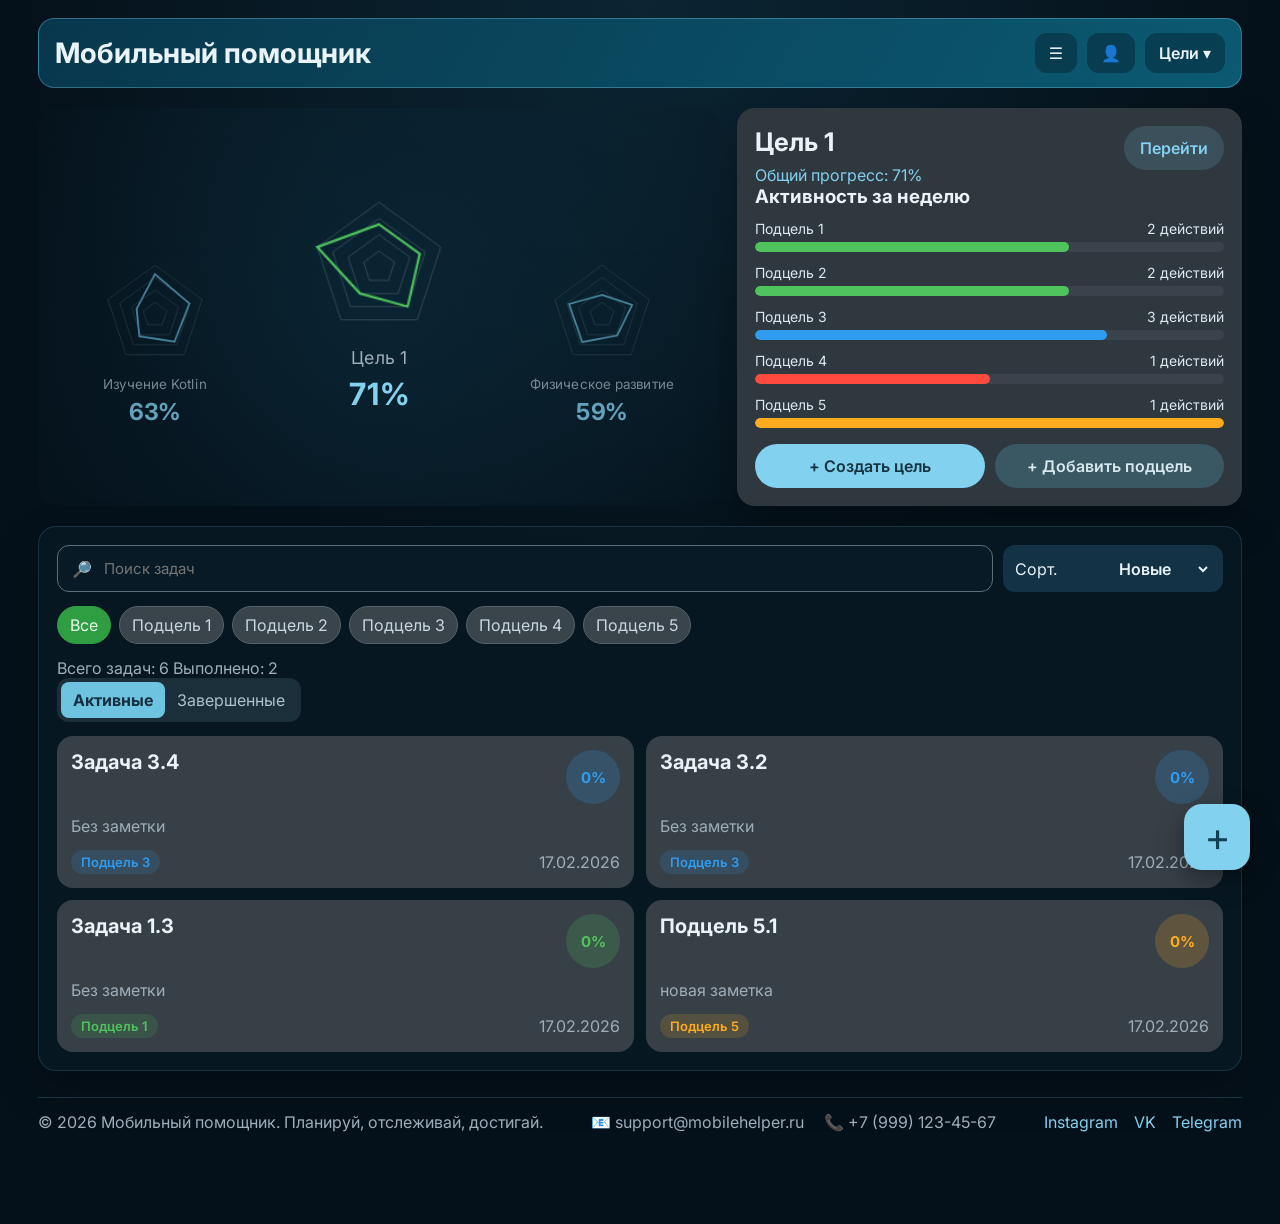
<file: index.html>
﻿<!doctype html>
<html lang="ru">
  <head>
    <meta charset="UTF-8" />
    <meta name="viewport" content="width=device-width, initial-scale=1.0" />
    <title>Мобильный помощник</title>
    <link rel="preconnect" href="https://fonts.googleapis.com" />
    <link rel="preconnect" href="https://fonts.gstatic.com" crossorigin />
    <link
      href="https://fonts.googleapis.com/css2?family=Inter:wght@400;500;600;700&display=swap"
      rel="stylesheet"
    />
    <link rel="stylesheet" href="./css/style.css" />
  </head>
  <body>
    <div class="page-shell">
      <header class="topbar">
        <div class="brand">Мобильный помощник</div>
        <div class="topbar-actions">
          <div class="menu-dropdown-wrap">
            <button id="menuBtn" class="icon-btn" aria-label="Меню">☰</button>
            <ul id="menuDropdown" class="menu-dropdown" hidden>
              <li><button id="menuResetBtn">🔄 Сбросить данные</button></li>
              <li><button id="menuAboutBtn">ℹ️ О приложении</button></li>
              <li><button id="menuStatsBtn">📊 Статистика</button></li>
              <li><button id="menuExportBtn">💾 Экспорт данных</button></li>
              <li><button id="menuThemeBtn">🌙 Тёмная тема</button></li>
              <li><button id="menuHelpBtn">❓ Помощь</button></li>
            </ul>
          </div>
          <button id="authOpenBtn" class="icon-btn" aria-label="Личный кабинет">👤</button>
          <div class="goal-dropdown-wrap">
            <button id="goalDropdownBtn" class="goal-dropdown-btn" aria-expanded="false">Цели ▾</button>
            <ul id="goalDropdown" class="goal-dropdown" hidden></ul>
          </div>
        </div>
      </header>

      <main class="main-content">
        <section class="overview-grid">
          <div id="radarsRow" class="radars-row"></div>

          <aside class="analytics-card">
            <div class="analytics-head">
              <div>
                <h2 id="selectedGoalName">Цель 1</h2>
                <p id="selectedGoalProgress" class="analytics-subtitle">Общий прогресс: 0%</p>
              </div>
              <button id="goToGoalBtn" class="action-btn tertiary">Перейти</button>
            </div>
            <h3>Активность за неделю</h3>
            <div id="activityList"></div>
            <div class="overview-actions">
              <button id="openGoalModalBtn" class="action-btn primary">+ Создать цель</button>
              <button id="openSubgoalModalBtn" class="action-btn secondary">+ Добавить подцель</button>
            </div>
          </aside>
        </section>

        <section class="tasks-card">
          <div class="tasks-toolbar">
            <label class="search-box">
              <span>🔎</span>
              <input id="searchInput" type="text" placeholder="Поиск задач" />
            </label>
            <div class="sort-box">
              <span>Сорт.</span>
              <select id="sortSelect">
                <option value="new">Новые</option>
                <option value="progress">Прогресс</option>
                <option value="az">А-Я</option>
              </select>
            </div>
          </div>

          <div id="subgoalFilters" class="subgoal-filters"></div>

          <div class="stats-row">
            <span id="totalTasks">Всего задач: 0</span>
            <span id="doneTasks">Выполнено: 0</span>
          </div>

          <div class="status-switch">
            <button data-status="active" class="status-btn is-active">Активные</button>
            <button data-status="completed" class="status-btn">Завершенные</button>
          </div>

          <div id="tasksList" class="tasks-list"></div>
        </section>
      </main>

      <button class="fab" aria-label="Добавить задачу">+</button>

      <footer class="footer">
        <p>© 2026 Мобильный помощник. Планируй, отслеживай, достигай.</p>
        <div class="footer-contacts">
          <p>📧 support@mobilehelper.ru</p>
          <p>📞 +7 (999) 123-45-67</p>
        </div>
        <div class="footer-social">
          <a href="https://instagram.com/mobilehelper_app" target="_blank">Instagram</a>
          <a href="https://vk.com/mobilehelper_official" target="_blank">VK</a>
          <a href="https://t.me/mobilehelper_bot" target="_blank">Telegram</a>
        </div>
      </footer>
    </div>

    <!-- Модальное окно авторизации -->
    <div id="authModalOverlay" class="modal-overlay" hidden>
      <section id="authModal" class="app-modal compact-modal" aria-labelledby="authModalTitle">
        <div class="auth-tabs">
          <button id="loginTabBtn" class="auth-tab active">Вход</button>
          <button id="registerTabBtn" class="auth-tab">Регистрация</button>
        </div>
        <form id="loginForm" class="auth-form">
          <h2 id="authModalTitle" class="modal-title">Вход</h2>
          <label class="outlined-field">
            <span class="field-caption">Email</span>
            <input id="loginEmail" type="email" required />
          </label>
          <label class="outlined-field">
            <span class="field-caption">Пароль</span>
            <input id="loginPassword" type="password" required />
          </label>
          <div class="modal-actions">
            <button type="button" class="modal-link-btn" data-close-auth>Отмена</button>
            <button type="submit" class="modal-submit-btn">Войти</button>
          </div>
        </form>
        <form id="registerForm" class="auth-form" hidden>
          <h2 class="modal-title">Регистрация</h2>
          <label class="outlined-field">
            <span class="field-caption">Имя</span>
            <input id="registerName" type="text" required />
          </label>
          <label class="outlined-field">
            <span class="field-caption">Email</span>
            <input id="registerEmail" type="email" required />
          </label>
          <label class="outlined-field">
            <span class="field-caption">Пароль</span>
            <input id="registerPassword" type="password" required />
          </label>
          <div class="modal-actions">
            <button type="button" class="modal-link-btn" data-close-auth>Отмена</button>
            <button type="submit" class="modal-submit-btn">Зарегистрироваться</button>
          </div>
        </form>
      </section>
    </div>

    <div id="modalOverlay" class="modal-overlay" hidden>
      <section id="goalModal" class="app-modal compact-modal" hidden aria-labelledby="goalModalTitle">
        <h2 id="goalModalTitle" class="modal-title">Новая цель</h2>
        <form id="goalForm" class="modal-form">
          <label class="modal-field outlined-field">
            <span class="field-caption">Название цели</span>
            <input id="goalNameInput" name="goalName" type="text" maxlength="100" />
          </label>

          <label class="modal-field soft-field">
            <textarea
              id="goalDescriptionInput"
              name="goalDescription"
              rows="4"
              maxlength="255"
              placeholder="Описание (необязательно)"
            ></textarea>
          </label>

          <div class="modal-actions">
            <button type="button" class="modal-link-btn" data-close-modal="goal">Отмена</button>
            <button id="submitGoalBtn" type="submit" class="modal-submit-btn" disabled>Создать</button>
          </div>
        </form>
      </section>

      <section id="subgoalModal" class="app-modal compact-modal" hidden aria-labelledby="subgoalModalTitle">
        <h2 id="subgoalModalTitle" class="modal-title">Новая подцель</h2>
        <form id="subgoalForm" class="modal-form">
          <label class="modal-field outlined-field">
            <span class="field-caption">Название подцели</span>
            <input id="subgoalNameInput" name="subgoalName" type="text" maxlength="100" />
          </label>

          <div class="color-picker-block">
            <p class="color-picker-title">Выберите цвет:</p>
            <div id="subgoalColorPicker" class="color-picker"></div>
          </div>

          <div class="modal-actions">
            <button type="button" class="modal-link-btn" data-close-modal="subgoal">Отмена</button>
            <button id="submitSubgoalBtn" type="submit" class="modal-submit-btn" disabled>Создать</button>
          </div>
        </form>
      </section>
    </div>

    <script src="./js/app-state.js"></script>
    <script src="./js/script.js"></script>
  </body>
</html>
</file>
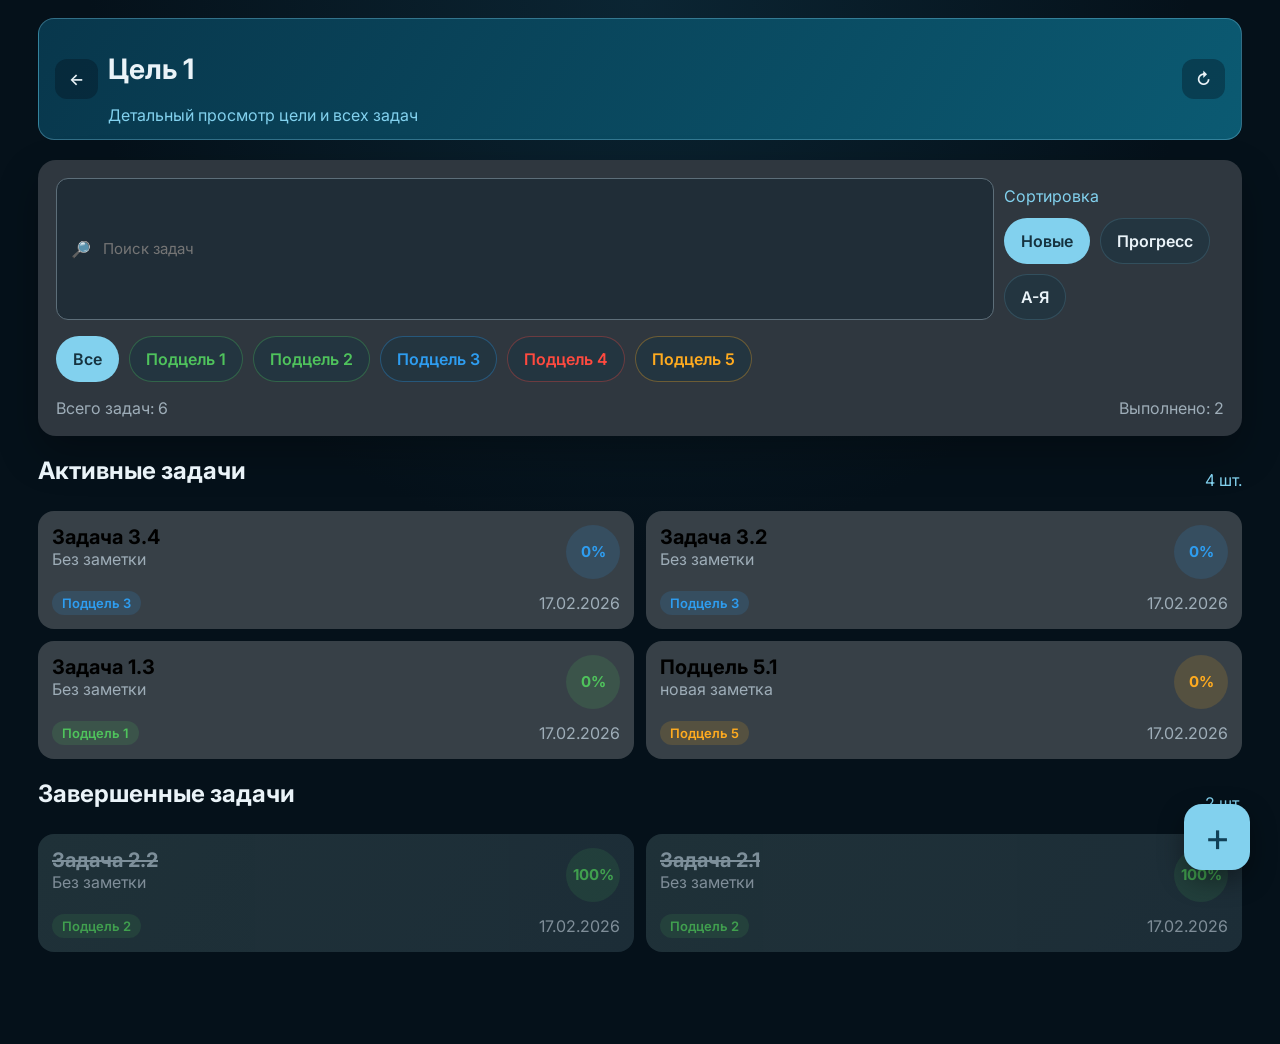
<file: goal.html>
﻿<!doctype html>
<html lang="ru">
  <head>
    <meta charset="UTF-8" />
    <meta name="viewport" content="width=device-width, initial-scale=1.0" />
    <title>Цель</title>
    <link rel="preconnect" href="https://fonts.googleapis.com" />
    <link rel="preconnect" href="https://fonts.gstatic.com" crossorigin />
    <link
      href="https://fonts.googleapis.com/css2?family=Inter:wght@400;500;600;700&display=swap"
      rel="stylesheet"
    />
    <link rel="stylesheet" href="./css/style.css" />
  </head>
  <body>
    <div class="goal-page-shell">
      <header class="goal-topbar">
        <div class="goal-topbar-actions">
          <button class="ghost-icon-btn" aria-label="Назад" id="backToIndexBtn">←</button>
          <div>
            <h1 id="goalPageTitle" class="goal-title">Цель</h1>
            <p id="goalPageSubtitle" class="goal-subtitle">Детальный просмотр цели</p>
          </div>
        </div>
        <button class="ghost-icon-btn" aria-label="Обновить" id="refreshGoalPageBtn">↻</button>
      </header>

      <main class="goal-main-content">
        <section class="goal-hero">
          <div class="goal-toolbar-stack">
            <div class="goal-toolbar">
              <label class="goal-search-box">
                <span>🔎</span>
                <input id="goalSearchInput" type="text" placeholder="Поиск задач" />
              </label>
              <div class="goal-sort-row">
                <span class="goal-subtitle">Сортировка</span>
                <div class="goal-sort-actions">
                  <button class="sort-chip is-active" data-sort="new">Новые</button>
                  <button class="sort-chip" data-sort="progress">Прогресс</button>
                  <button class="sort-chip" data-sort="az">А-Я</button>
                </div>
              </div>
            </div>

            <div id="goalSubgoalFilters" class="goal-subgoal-filters"></div>

            <div class="goal-stats-row">
              <span id="goalTotalTasks">Всего задач: 0</span>
              <span id="goalDoneTasks">Выполнено: 0</span>
            </div>
          </div>
        </section>

        <section class="goal-section">
          <div class="goal-section-header">
            <h2 class="section-title">Активные задачи</h2>
            <span id="goalActiveCount" class="goal-subtitle"></span>
          </div>
          <div id="goalActiveTasks" class="goal-task-grid"></div>
        </section>

        <section class="goal-section">
          <div class="goal-section-header">
            <h2 class="section-title">Завершенные задачи</h2>
            <span id="goalCompletedCount" class="goal-subtitle"></span>
          </div>
          <div id="goalCompletedTasks" class="goal-task-grid"></div>
        </section>
      </main>
    </div>

    <button id="openTaskModalBtn" class="goal-fab" aria-label="Добавить задачу">+</button>

    <div id="goalModalOverlay" class="modal-overlay" hidden>
      <section id="taskCreateModal" class="app-modal sheet-modal" hidden aria-labelledby="taskCreateModalTitle">
        <h2 id="taskCreateModalTitle" class="modal-title">Новая задача</h2>
        <form id="taskCreateForm" class="modal-form">
          <label class="outlined-field">
            <span class="field-caption">Название задачи</span>
            <input id="taskNameInput" type="text" maxlength="100" />
          </label>
          <label class="editor-field">
            <span class="field-caption">Подцель</span>
            <select id="taskSubgoalSelect"></select>
          </label>
          <label class="soft-field">
            <textarea id="taskNoteInput" rows="4" maxlength="500" placeholder="Заметка (необязательно)"></textarea>
          </label>
          <div class="modal-actions">
            <button type="button" class="modal-link-btn" data-close-goal-modal>Отмена</button>
            <button id="submitTaskBtn" type="submit" class="modal-submit-btn" disabled>Добавить</button>
          </div>
        </form>
      </section>

      <section id="taskEditModal" class="app-modal sheet-modal" hidden aria-labelledby="taskEditModalTitle">
        <div class="editor-header">
          <h2 id="taskEditModalTitle" class="modal-title">Редактирование задачи</h2>
          <button type="button" class="ghost-icon-btn" data-close-goal-modal>✕</button>
        </div>
        <form id="taskEditForm" class="editor-form">
          <div class="editor-complete">
            <input id="taskDoneCheckbox" class="editor-checkbox" type="checkbox" />
            <label for="taskDoneCheckbox">Отметить как выполненную</label>
          </div>

          <div class="editor-panel">
            <label class="editor-field">
              <span class="field-caption">Название задачи</span>
              <input id="taskEditNameInput" type="text" maxlength="100" />
            </label>
            <label class="editor-field">
              <span class="field-caption">Подцель</span>
              <select id="taskEditSubgoalSelect"></select>
            </label>
            <label class="editor-field">
              <span class="field-caption">Заметка</span>
              <textarea id="taskEditNoteInput" rows="7" maxlength="500"></textarea>
            </label>
          </div>

          <div class="editor-actions">
            <button id="deleteTaskBtn" type="button" class="editor-danger">Удалить</button>
            <button id="saveTaskBtn" type="submit" class="editor-action">Сохранить</button>
          </div>
        </form>
      </section>
    </div>

    <script src="./js/app-state.js"></script>
    <script src="./js/goal.js"></script>
  </body>
</html>
</file>
<file: css/style.css>
﻿:root {
  --bg: #05111a;
  --bg-soft: #081f2b;
  --panel: #2f373f;
  --panel-soft: #374047;
  --panel-soft-2: #42505b;
  --text: #eaf3f8;
  --muted: #9eadb8;
  --accent: #82d1ee;
  --green: #4fc35c;
  --blue: #2e9df0;
  --red: #ff4a3f;
  --orange: #ffab1f;
  --purple: #9c27b0;
  --chip-bg: #233540;
  --shadow: 0 18px 40px rgba(0, 0, 0, 0.28);
}

[hidden] { display: none !important; }

* { box-sizing: border-box; }

body {
  margin: 0;
  font-family: 'Inter', system-ui, -apple-system, sans-serif;
  color: var(--text);
  background: radial-gradient(circle at top, #0b2533 0%, var(--bg) 45%);
}

button,
input,
textarea,
select {
  font: inherit;
}

.page-shell,
.goal-page-shell {
  max-width: 1240px;
  margin: 0 auto;
  padding: 18px 18px 92px;
}

.topbar,
.goal-topbar {
  display: flex;
  justify-content: space-between;
  align-items: center;
  gap: 12px;
  padding: 14px 16px;
  border-radius: 16px;
  background: linear-gradient(120deg, #08374c, #0b5a72);
  border: 1px solid rgba(130, 209, 238, 0.35);
}

.brand,
.goal-title {
  font-size: clamp(22px, 2.2vw, 32px);
  font-weight: 700;
}

.topbar-actions,
.goal-topbar-actions {
  display: flex;
  align-items: center;
  gap: 10px;
}

.icon-btn,
.goal-dropdown-btn,
.ghost-icon-btn {
  border: 0;
  cursor: pointer;
  border-radius: 12px;
  padding: 10px 14px;
  background: rgba(5, 17, 26, 0.35);
  color: var(--text);
  font-weight: 600;
}

.goal-dropdown-wrap { position: relative; }

.goal-dropdown {
  position: absolute;
  right: 0;
  top: calc(100% + 8px);
  width: 220px;
  margin: 0;
  padding: 6px;
  list-style: none;
  border-radius: 12px;
  background: #0f2a39;
  border: 1px solid rgba(130, 209, 238, 0.3);
  box-shadow: 0 14px 30px rgba(0, 0, 0, 0.45);
  z-index: 8;
}

.goal-dropdown li button {
  width: 100%;
  text-align: left;
  border: 0;
  padding: 10px;
  border-radius: 8px;
  color: var(--text);
  background: transparent;
  cursor: pointer;
}

.goal-dropdown li button:hover { background: rgba(130, 209, 238, 0.16); }

.main-content,
.goal-main-content { margin-top: 20px; display: grid; gap: 20px; }

.overview-grid {
  display: grid;
  gap: 18px;
  grid-template-columns: 1.35fr 1fr;
}

.radars-row {
  position: relative;
  min-height: 330px;
  border-radius: 20px;
  background: radial-gradient(circle at center, rgba(13, 48, 67, 0.5), rgba(6, 22, 32, 0.2));
  overflow: hidden;
}

.radar-node {
  position: absolute;
  border: 0;
  background: transparent;
  color: inherit;
  cursor: pointer;
  display: grid;
  justify-items: center;
  gap: 6px;
  padding: 0;
}

.radar-node.left {
  left: 4%;
  top: 58%;
  transform: translateY(-50%) scale(0.9);
  opacity: 0.74;
}

.radar-node.right {
  right: 4%;
  top: 58%;
  transform: translateY(-50%) scale(0.9);
  opacity: 0.74;
}

.radar-node.center {
  left: 50%;
  top: 48%;
  transform: translate(-50%, -50%) scale(1.18);
  z-index: 2;
}

.radar-node.is-selected { opacity: 1; }
.radar-title { font-size: 15px; color: var(--muted); }
.radar-progress { font-size: 26px; font-weight: 700; color: var(--accent); }

.analytics-card,
.tasks-card,
.goal-hero,
.goal-panel,
.goal-card,
.editor-panel {
  background: var(--panel);
  border-radius: 18px;
  padding: 18px;
  box-shadow: var(--shadow);
}

.analytics-head {
  display: flex;
  justify-content: space-between;
  align-items: flex-start;
  gap: 12px;
}

.analytics-card h2,
.goal-hero h1 { margin: 0; font-size: clamp(24px, 2vw, 34px); }
.analytics-subtitle,
.goal-subtitle { margin: 8px 0 0; color: var(--accent); }
.analytics-card h3,
.section-title { margin: 0 0 12px; }

.activity-row { margin-bottom: 12px; }
.activity-head {
  display: flex;
  justify-content: space-between;
  color: #dce7ee;
  margin-bottom: 5px;
  font-size: 14px;
}

.progress-track { background: #3a434b; height: 10px; border-radius: 99px; overflow: hidden; }
.progress-fill { height: 100%; border-radius: inherit; }

.overview-actions {
  display: grid;
  grid-template-columns: 1fr 1fr;
  gap: 10px;
  margin-top: 16px;
}

.action-btn,
.sort-chip,
.goal-filter-chip,
.editor-action,
.editor-danger {
  border: 0;
  border-radius: 999px;
  font-weight: 600;
  padding: 12px 16px;
  cursor: pointer;
}

.action-btn.primary,
.goal-filter-chip.is-active,
.sort-chip.is-active,
.editor-action {
  background: var(--accent);
  color: #15323f;
}

.action-btn.secondary { background: #395863; color: #d7e8ef; }
.action-btn.tertiary { background: rgba(130, 209, 238, 0.16); color: var(--accent); }

.tasks-card {
  background: rgba(8, 26, 37, 0.8);
  border: 1px solid rgba(130, 209, 238, 0.15);
}

.tasks-toolbar,
.goal-toolbar {
  display: grid;
  grid-template-columns: 1fr 220px;
  gap: 10px;
}

.search-box,
.goal-search-box {
  display: flex;
  align-items: center;
  gap: 10px;
  border: 1px solid #5d6e79;
  border-radius: 12px;
  padding: 12px 14px;
  background: rgba(11, 31, 43, 0.4);
}

.search-box input,
.goal-search-box input {
  background: transparent;
  border: 0;
  color: var(--text);
  width: 100%;
  outline: none;
  font-size: 15px;
}

.sort-box {
  display: flex;
  align-items: center;
  justify-content: space-between;
  background: #133245;
  border-radius: 12px;
  padding: 10px 12px;
}

.sort-box select {
  border: 0;
  background: transparent;
  color: var(--text);
  font-weight: 600;
}

.goal-toolbar-stack {
  display: grid;
  gap: 16px;
}

.goal-sort-row,
.goal-stats-row,
.editor-actions {
  display: flex;
  justify-content: space-between;
  align-items: center;
  gap: 12px;
  flex-wrap: wrap;
}

.goal-sort-actions,
.goal-subgoal-filters {
  display: flex;
  gap: 10px;
  flex-wrap: wrap;
}

.sort-chip,
.goal-filter-chip {
  background: var(--chip-bg);
  color: var(--text);
  border: 1px solid rgba(130, 209, 238, 0.16);
}

.subgoal-filters {
  margin: 14px 0;
  display: flex;
  gap: 8px;
  flex-wrap: wrap;
}

.chip {
  border: 1px solid #55626b;
  background: #3a444b;
  color: #cbd7df;
  border-radius: 999px;
  padding: 8px 12px;
  cursor: pointer;
}

.chip[data-active='true'] { background: #2f9e43; border-color: #2f9e43; color: #eafaea; }

.stats-row,
.goal-stats-row { color: var(--muted); }

.status-switch {
  display: inline-flex;
  border-radius: 12px;
  background: #1b2f3a;
  padding: 4px;
  margin-bottom: 14px;
}

.status-btn {
  border: 0;
  background: transparent;
  color: #acc0cd;
  padding: 8px 12px;
  border-radius: 8px;
  cursor: pointer;
}

.status-btn.is-active { background: #6ec3e0; color: #153040; font-weight: 700; }

.tasks-list,
.goal-task-grid {
  display: grid;
  grid-template-columns: repeat(2, minmax(0, 1fr));
  gap: 12px;
}

.task-item,
.goal-task-card {
  background: var(--panel-soft);
  border-radius: 16px;
  padding: 14px;
  display: grid;
  gap: 12px;
}

.task-top,
.goal-card-top { display: flex; justify-content: space-between; align-items: flex-start; gap: 10px; }
.task-name,
.goal-card-title { margin: 0; font-size: 20px; }

.task-percent,
.goal-card-progress {
  width: 54px;
  height: 54px;
  border-radius: 50%;
  display: grid;
  place-items: center;
  font-weight: 700;
  font-size: 15px;
  color: #f3fbff;
  flex-shrink: 0;
}

.goal-card-note {
  margin: 0;
  color: var(--muted);
  min-height: 22px;
}

.tag-date,
.goal-card-meta {
  display: flex;
  justify-content: space-between;
  align-items: center;
  gap: 10px;
  color: var(--muted);
}

.tag,
.goal-card-tag {
  border-radius: 999px;
  padding: 4px 10px;
  font-weight: 600;
  font-size: 13px;
}

.task-item.completed,
.goal-task-card.is-completed {
  opacity: 0.8;
  background: linear-gradient(120deg, #263940, #22353f);
}

.task-item.completed .task-name,
.goal-task-card.is-completed .goal-card-title {
  text-decoration: line-through;
  color: #9cafba;
}

.goal-section {
  display: grid;
  gap: 14px;
}

.goal-section-header {
  display: flex;
  justify-content: space-between;
  align-items: center;
  gap: 12px;
}

.goal-empty-state {
  padding: 24px;
  border-radius: 16px;
  background: rgba(47, 55, 63, 0.7);
  color: var(--muted);
}

.fab,
.goal-fab {
  position: fixed;
  right: 30px;
  bottom: 30px;
  width: 66px;
  height: 66px;
  border-radius: 18px;
  border: 0;
  font-size: 40px;
  line-height: 1;
  cursor: pointer;
  background: var(--accent);
  color: #114056;
  box-shadow: 0 10px 26px rgba(0, 0, 0, 0.38);
}

.footer {
  margin-top: 26px;
  border-top: 1px solid rgba(130, 209, 238, 0.2);
  padding-top: 14px;
  color: var(--muted);
  display: flex;
  justify-content: space-between;
  gap: 12px;
  flex-wrap: wrap;
}

.footer nav { display: flex; gap: 14px; }
.footer a { color: var(--accent); text-decoration: none; }

.modal-overlay {
  position: fixed;
  inset: 0;
  display: grid;
  place-items: center;
  padding: 20px;
  background: rgba(4, 12, 18, 0.62);
  backdrop-filter: blur(3px);
  z-index: 30;
}

.app-modal {
  width: min(100%, 520px);
  background: linear-gradient(180deg, rgba(9, 33, 47, 0.98), rgba(5, 17, 26, 0.98));
  color: var(--text);
  border: 1px solid rgba(130, 209, 238, 0.24);
  border-radius: 24px;
  padding: 24px;
  box-shadow: 0 28px 60px rgba(0, 0, 0, 0.32);
}

.compact-modal {
  width: min(100%, 420px);
  padding: 20px;
}

.sheet-modal {
  width: min(100%, 640px);
}

.modal-title {
  margin: 0 0 20px;
  font-size: clamp(24px, 3vw, 34px);
  font-weight: 600;
}

.modal-form,
.editor-form { display: grid; gap: 18px; }

.field-caption {
  position: absolute;
  top: -10px;
  left: 18px;
  padding: 0 8px;
  font-size: 15px;
  color: var(--accent);
  background: #0a2130;
}

.outlined-field,
.soft-field,
.editor-field { position: relative; display: block; }

.outlined-field input,
.soft-field textarea,
.editor-field input,
.editor-field textarea,
.editor-field select {
  width: 100%;
  border-radius: 12px;
  border: 2px solid rgba(130, 209, 238, 0.24);
  padding: 16px 18px;
  color: var(--text);
  background: rgba(7, 23, 34, 0.8);
  outline: none;
}

.outlined-field input:focus,
.soft-field textarea:focus,
.editor-field input:focus,
.editor-field textarea:focus,
.editor-field select:focus { border-color: var(--accent); }

.soft-field textarea,
.editor-field textarea {
  min-height: 112px;
  resize: vertical;
}

.color-picker-block { display: grid; gap: 14px; }
.color-picker-title { margin: 0; font-size: 16px; color: var(--muted); }
.color-picker { display: flex; flex-wrap: wrap; gap: 12px; }

.color-option {
  width: 40px;
  height: 40px;
  border-radius: 14px;
  border: 0;
  cursor: pointer;
  box-shadow: inset 0 0 0 3px transparent;
}

.color-option.is-selected { box-shadow: inset 0 0 0 4px #ffffff; }

.modal-actions {
  display: flex;
  justify-content: flex-end;
  align-items: center;
  gap: 12px;
}

.modal-link-btn {
  border: 0;
  background: transparent;
  color: var(--accent);
  font-size: 16px;
  font-weight: 600;
  cursor: pointer;
}

.modal-submit-btn {
  min-width: 140px;
  border: 0;
  border-radius: 999px;
  padding: 12px 18px;
  font-size: 16px;
  font-weight: 600;
  color: #6c7d87;
  background: #233540;
  cursor: pointer;
  transition: background 0.2s ease, color 0.2s ease, transform 0.2s ease;
}

.modal-submit-btn:disabled { cursor: not-allowed; opacity: 0.9; }
.modal-submit-btn:not(:disabled) { background: var(--accent); color: #15323f; }
.modal-submit-btn:not(:disabled):hover { transform: translateY(-1px); }

.editor-header {
  display: flex;
  justify-content: space-between;
  align-items: center;
  gap: 12px;
}

.editor-panel {
  padding: 20px;
  background: rgba(55, 64, 71, 0.82);
}

.editor-complete {
  display: flex;
  align-items: center;
  gap: 14px;
  padding: 16px 18px;
  border-radius: 16px;
  background: rgba(11, 31, 43, 0.5);
}

.editor-checkbox {
  width: 24px;
  height: 24px;
}

.editor-danger {
  background: rgba(255, 74, 63, 0.14);
  color: #ff8d84;
  border: 1px solid rgba(255, 74, 63, 0.35);
}

body.modal-open { overflow: hidden; }

@media (max-width: 1024px) {
  .overview-grid,
  .tasks-list,
  .goal-task-grid { grid-template-columns: 1fr; }
}

@media (max-width: 780px) {
  .tasks-toolbar { grid-template-columns: 1fr; }
  .goal-toolbar { grid-template-columns: 1fr; }
  .radars-row { min-height: 560px; }
  .radar-node.left {
    left: 50%;
    top: 20%;
    transform: translate(-50%, -50%) scale(0.9);
  }
  .radar-node.center {
    top: 51%;
    transform: translate(-50%, -50%) scale(1.08);
  }
  .radar-node.right {
    left: 50%;
    right: auto;
    top: 83%;
    transform: translate(-50%, -50%) scale(0.9);
  }
  .overview-actions { grid-template-columns: 1fr; }
  .topbar,
  .goal-topbar,
  .analytics-head,
  .goal-section-header { flex-wrap: wrap; }
  .goal-sort-row,
  .goal-stats-row,
  .editor-actions,
  .modal-actions { justify-content: space-between; }
  .app-modal,
  .compact-modal,
  .sheet-modal {
    width: min(100%, 100%);
    padding: 18px;
    border-radius: 20px;
  }
}

.goal-task-card { border: 0; width: 100%; text-align: left; cursor: pointer; }

/* === Меню (☰) === */
.menu-dropdown-wrap { position: relative; }

.menu-dropdown {
  position: absolute;
  left: 0;
  top: calc(100% + 8px);
  width: 220px;
  margin: 0;
  padding: 6px;
  list-style: none;
  border-radius: 12px;
  background: #0f2a39;
  border: 1px solid rgba(130, 209, 238, 0.3);
  box-shadow: 0 14px 30px rgba(0, 0, 0, 0.45);
  z-index: 9;
}

.menu-dropdown li button {
  width: 100%;
  text-align: left;
  border: 0;
  padding: 10px;
  border-radius: 8px;
  color: var(--text);
  background: transparent;
  cursor: pointer;
}

.menu-dropdown li button:hover { background: rgba(130, 209, 238, 0.16); }

/* === Футер === */
.footer {
  margin-top: 26px;
  border-top: 1px solid rgba(130, 209, 238, 0.2);
  padding-top: 14px;
  color: var(--muted);
  display: flex;
  justify-content: space-between;
  align-items: center;
  gap: 12px;
  flex-wrap: wrap;
}

.footer-contacts { display: flex; gap: 20px; }

.footer-social { display: flex; gap: 16px; }

.footer-social a { color: var(--accent); text-decoration: none; }

.footer p { margin: 0; }

/* === Модалка авторизации === */
.auth-tabs {
  display: flex;
  gap: 8px;
  margin-bottom: 20px;
}

.auth-tab {
  flex: 1;
  border: 0;
  background: transparent;
  color: var(--muted);
  padding: 10px;
  border-radius: 12px;
  font-weight: 600;
  cursor: pointer;
  border-bottom: 2px solid transparent;
}

.auth-tab.active {
  color: var(--accent);
  border-bottom-color: var(--accent);
  background: rgba(130, 209, 238, 0.08);
}

.auth-form {
  display: grid;
  gap: 18px;
}
</file>
